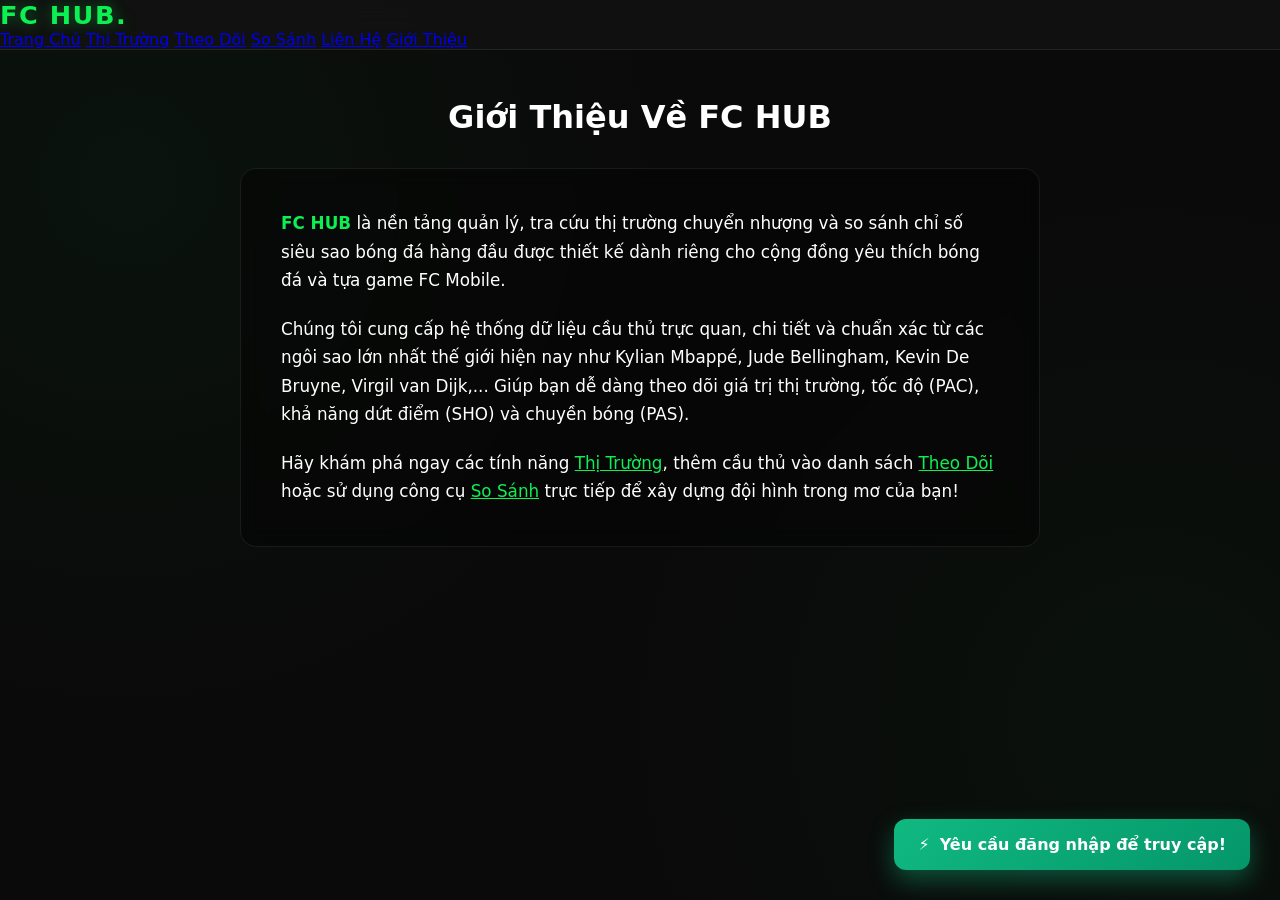
<file: filehtml/about.html>
<!DOCTYPE html>
<html lang="vi">
<head>
    <meta charset="UTF-8">
    <meta name="viewport" content="width=device-width, initial-scale=1.0">
    <title>FC HUB - Giới Thiệu</title>
    <link rel="stylesheet" href="style.css">
</head>
<body>
    <!-- THANH ĐIỀU HƯỚNG CHUNG -->
    <header>
        <div class="logo">FC HUB.</div>
        <nav>
            <a href="index.html">Trang Chủ</a>
            <a href="market.html">Thị Trường</a>
            <a href="shortlist.html">Theo Dõi</a>
            <a href="compare.html">So Sánh</a>
            <a href="contact.html">Liên Hệ</a>
            <a href="about.html" class="active">Giới Thiệu</a>
        </nav>
    </header>

    <!-- NỘI DUNG GIỚI THIỆU -->
    <main class="container" style="padding-top: 3rem;">
        <h1 style="text-align: center; margin-bottom: 2rem;">Giới Thiệu Về FC HUB</h1>
        <div style="background: rgba(0,0,0,0.4); padding: 2.5rem; border-radius: 16px; border: 1px solid rgba(255,255,255,0.08); max-width: 800px; margin: 0 auto; backdrop-filter: blur(10px); line-height: 1.7;">
            <p style="margin-bottom: 1.25rem; font-size: 1.05rem;">
                <strong style="color: var(--primary-color);">FC HUB</strong> là nền tảng quản lý, tra cứu thị trường chuyển nhượng và so sánh chỉ số siêu sao bóng đá hàng đầu được thiết kế dành riêng cho cộng đồng yêu thích bóng đá và tựa game FC Mobile.
            </p>
            <p style="margin-bottom: 1.25rem; font-size: 1.05rem;">
                Chúng tôi cung cấp hệ thống dữ liệu cầu thủ trực quan, chi tiết và chuẩn xác từ các ngôi sao lớn nhất thế giới hiện nay như Kylian Mbappé, Jude Bellingham, Kevin De Bruyne, Virgil van Dijk,... Giúp bạn dễ dàng theo dõi giá trị thị trường, tốc độ (PAC), khả năng dứt điểm (SHO) và chuyền bóng (PAS).
            </p>
            <p style="font-size: 1.05rem;">
                Hãy khám phá ngay các tính năng <a href="market.html" style="color: var(--primary-color); text-decoration: underline;">Thị Trường</a>, thêm cầu thủ vào danh sách <a href="shortlist.html" style="color: var(--primary-color); text-decoration: underline;">Theo Dõi</a> hoặc sử dụng công cụ <a href="compare.html" style="color: var(--primary-color); text-decoration: underline;">So Sánh</a> trực tiếp để xây dựng đội hình trong mơ của bạn!
            </p>
        </div>
    </main>

    <!-- THÔNG BÁO TOAST & SCRIPT -->
    <div id="toast"></div>
    <script src="app.js"></script>
</body>
</html>
</file>
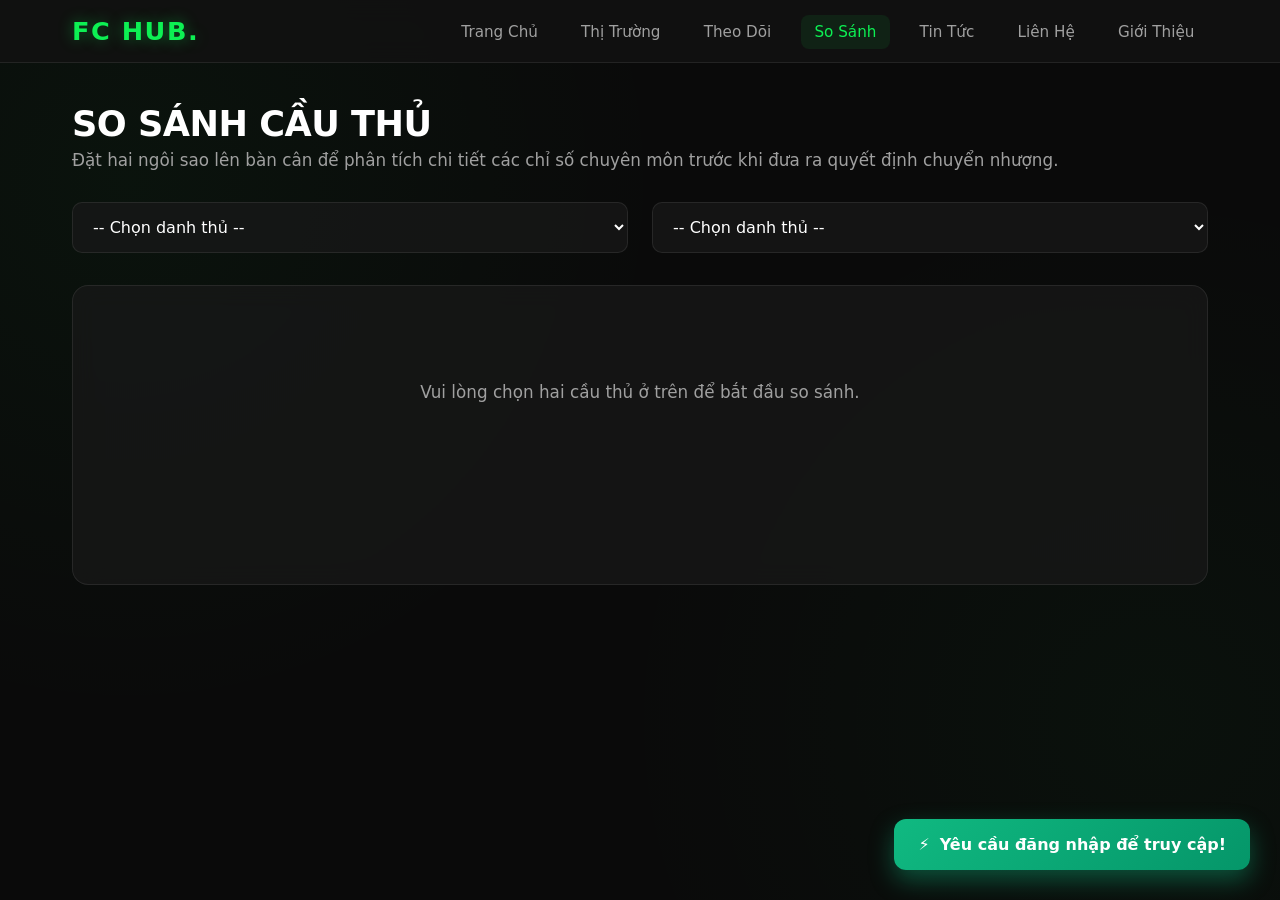
<file: filehtml/compare.html>
<!DOCTYPE html>
<html lang="vi">
<head>
    <meta charset="UTF-8">
    <meta name="viewport" content="width=device-width, initial-scale=1.0">
    <title>FC Hub | So Sánh Cầu Thủ (Compare)</title>
    <!-- Liên kết file CSS chuẩn -->
    <link rel="stylesheet" href="style.css">
</head>
<body>
    <!-- Thanh điều hướng dùng chung cho toàn bộ website -->
    <header>
        <nav class="navbar">
            <a href="index.html" class="logo">FC HUB.</a>
            <ul class="nav-links">
                <li><a href="index.html">Trang Chủ</a></li>
                <li><a href="market.html">Thị Trường</a></li>
                <li><a href="shortlist.html">Theo Dõi</a></li>
                <li><a href="compare.html" class="active">So Sánh</a></li>
                <li><a href="news.html">Tin Tức</a></li>
                <li><a href="contact.html">Liên Hệ</a></li>
                <li><a href="about.html">Giới Thiệu</a></li>
            </ul>
        </nav>
    </header>

    <!-- Nội dung chính của trang So Sánh -->
    <main class="container">
        <h1 class="page-title">SO SÁNH CẦU THỦ</h1>
        <p class="page-desc">Đặt hai ngôi sao lên bàn cân để phân tích chi tiết các chỉ số chuyên môn trước khi đưa ra quyết định chuyển nhượng.</p>
        
        <!-- Khung chọn cầu thủ và bảng so sánh -->
        <div class="compare-container">
            <div class="compare-selectors">
                <select id="player1-select" class="player-select">
                    <option value="">-- Chọn cầu thủ thứ nhất --</option>
                </select>
                <select id="player2-select" class="player-select">
                    <option value="">-- Chọn cầu thủ thứ hai --</option>
                </select>
            </div>

            <!-- Bảng hiển thị kết quả so sánh (được app.js điều khiển) -->
            <div id="compare-result" class="compare-table-wrapper">
                <p class="placeholder-text">Vui lòng chọn hai cầu thủ ở trên để bắt đầu so sánh.</p>
            </div>
        </div>
    </main>

    <!-- Khung thông báo Toast -->
    <div id="toast">Thông báo</div>

    <!-- Liên kết bộ não xử lý JavaScript -->
    <script src="app.js"></script>
</body>
</html>
</file>
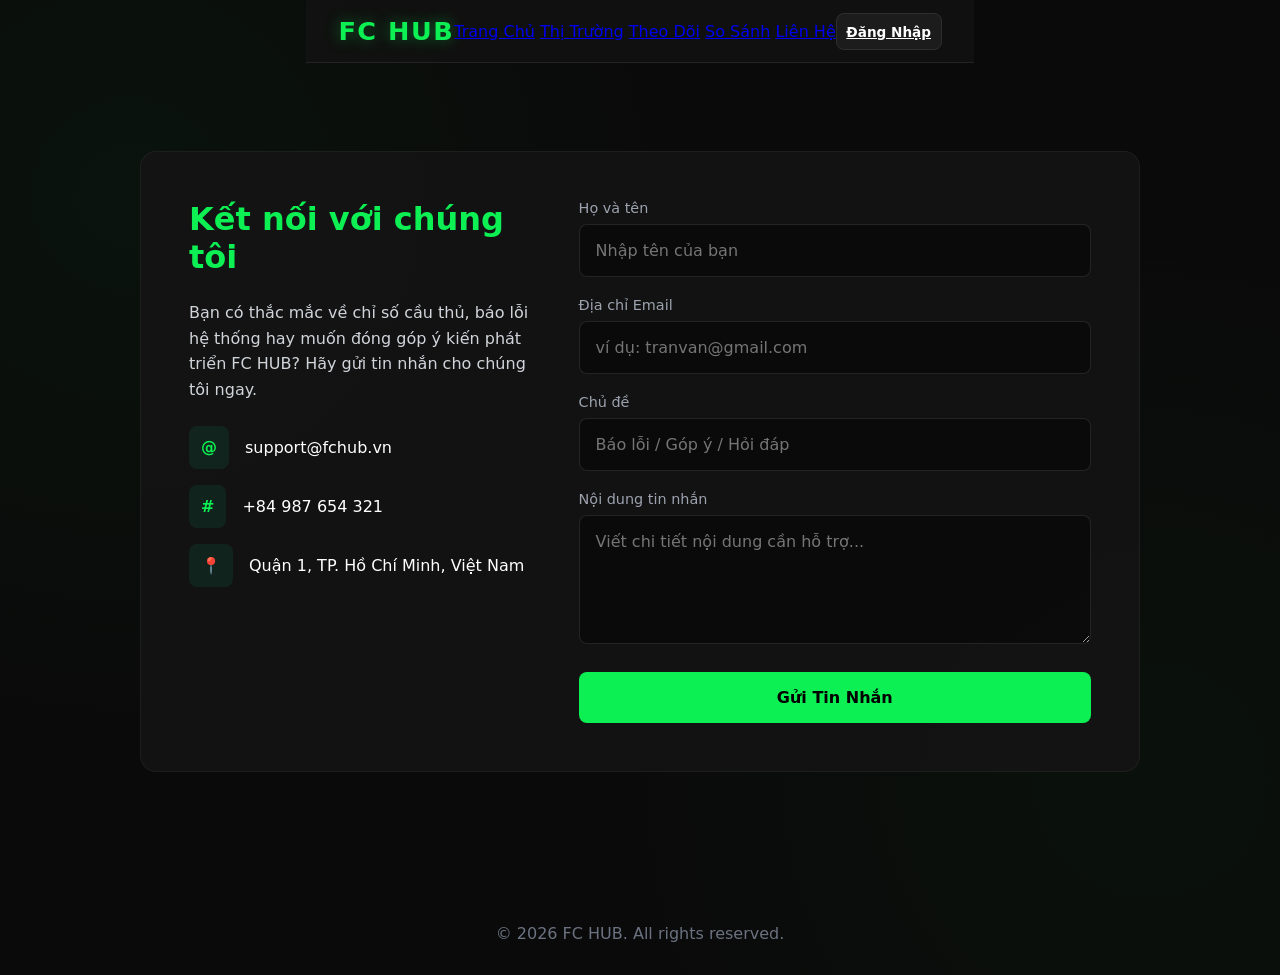
<file: filehtml/contact.html>
<!DOCTYPE html>
<html lang="vi">
<head>
    <meta charset="UTF-8">
    <meta name="viewport" content="width=device-width, initial-scale=1.0">
    <title>Liên Hệ - FC HUB</title>
    <!-- Giả sử bạn có file style.css chung -->
    <link rel="stylesheet" href="style.css">
    <style>
        /* CSS bổ sung riêng cho trang Liên Hệ để đảm bảo form hiển thị đẹp */
        .contact-container {
            max-width: 1000px;
            margin: 3rem auto;
            display: grid;
            grid-template-columns: 1fr 1.5fr;
            gap: 3rem;
            background: rgba(20, 20, 20, 0.8);
            padding: 3rem;
            border-radius: 16px;
            border: 1px solid rgba(255, 255, 255, 0.05);
        }
        
        .contact-info h2 {
            color: var(--primary-color, #10b981);
            margin-bottom: 1.5rem;
            font-size: 2rem;
        }
        
        .contact-info p {
            color: #d1d5db;
            line-height: 1.6;
            margin-bottom: 1.5rem;
        }

        .info-item {
            display: flex;
            align-items: center;
            gap: 1rem;
            margin-bottom: 1rem;
            color: #fff;
        }

        .info-item i {
            background: rgba(16, 185, 129, 0.1);
            color: var(--primary-color, #10b981);
            padding: 0.75rem;
            border-radius: 8px;
            font-style: normal;
            font-weight: bold;
        }

        .contact-form {
            display: flex;
            flex-direction: column;
            gap: 1.25rem;
        }

        .form-group {
            display: flex;
            flex-direction: column;
            gap: 0.5rem;
        }

        .form-group label {
            color: #9ca3af;
            font-size: 0.9rem;
        }

        .form-group input, .form-group textarea {
            padding: 1rem;
            background: rgba(0, 0, 0, 0.4);
            border: 1px solid rgba(255, 255, 255, 0.1);
            border-radius: 8px;
            color: #fff;
            font-size: 1rem;
            outline: none;
            transition: border-color 0.3s;
        }

        .form-group input:focus, .form-group textarea:focus {
            border-color: var(--primary-color, #10b981);
        }

        .btn-submit {
            padding: 1rem;
            background: var(--primary-color, #10b981);
            color: #000;
            border: none;
            border-radius: 8px;
            font-size: 1rem;
            font-weight: bold;
            cursor: pointer;
            transition: transform 0.2s, opacity 0.2s;
            margin-top: 0.5rem;
        }

        .btn-submit:hover {
            opacity: 0.9;
            transform: translateY(-2px);
        }

        @media (max-width: 768px) {
            .contact-container {
                grid-template-columns: 1fr;
                padding: 1.5rem;
            }
        }
    </style>
</head>
<body>

    <!-- Header Navigation -->
    <header class="navbar">
        <div class="logo">FC <span>HUB</span></div>
        <nav>
            <a href="index.html">Trang Chủ</a>
            <a href="market.html">Thị Trường</a>
            <a href="shortlist.html">Theo Dõi</a>
            <a href="compare.html">So Sánh</a>
            <a href="contact.html" class="active">Liên Hệ</a>
        </nav>
        <div class="auth-buttons">
            <a href="login.html" class="btn btn-outline">Đăng Nhập</a>
        </div>
    </header>

    <!-- Main Content -->
    <main class="container">
        <div class="contact-container">
            <!-- Cột trái: Thông tin -->
            <div class="contact-info">
                <h2>Kết nối với chúng tôi</h2>
                <p>Bạn có thắc mắc về chỉ số cầu thủ, báo lỗi hệ thống hay muốn đóng góp ý kiến phát triển FC HUB? Hãy gửi tin nhắn cho chúng tôi ngay.</p>
                
                <div class="info-item">
                    <i>@</i>
                    <span>support@fchub.vn</span>
                </div>
                <div class="info-item">
                    <i>#</i>
                    <span>+84 987 654 321</span>
                </div>
                <div class="info-item">
                    <i>📍</i>
                    <span>Quận 1, TP. Hồ Chí Minh, Việt Nam</span>
                </div>
            </div>

            <!-- Cột phải: Form -->
            <form id="contact-form" class="contact-form" onsubmit="handleContactSubmit(event)">
                <div class="form-group">
                    <label for="name">Họ và tên</label>
                    <input type="text" id="name" required placeholder="Nhập tên của bạn">
                </div>
                
                <div class="form-group">
                    <label for="email">Địa chỉ Email</label>
                    <input type="email" id="email" required placeholder="ví dụ: tranvan@gmail.com">
                </div>

                <div class="form-group">
                    <label for="subject">Chủ đề</label>
                    <input type="text" id="subject" required placeholder="Báo lỗi / Góp ý / Hỏi đáp">
                </div>

                <div class="form-group">
                    <label for="message">Nội dung tin nhắn</label>
                    <textarea id="message" rows="5" required placeholder="Viết chi tiết nội dung cần hỗ trợ..."></textarea>
                </div>

                <button type="submit" class="btn-submit">Gửi Tin Nhắn</button>
            </form>
        </div>
    </main>

    <!-- Footer -->
    <footer style="text-align: center; padding: 2rem; color: #6b7280; margin-top: 2rem;">
        <p>&copy; 2026 FC HUB. All rights reserved.</p>
    </footer>

    <!-- Liên kết JS -->
    <script src="app.js"></script>
</body>
</html>
</file>
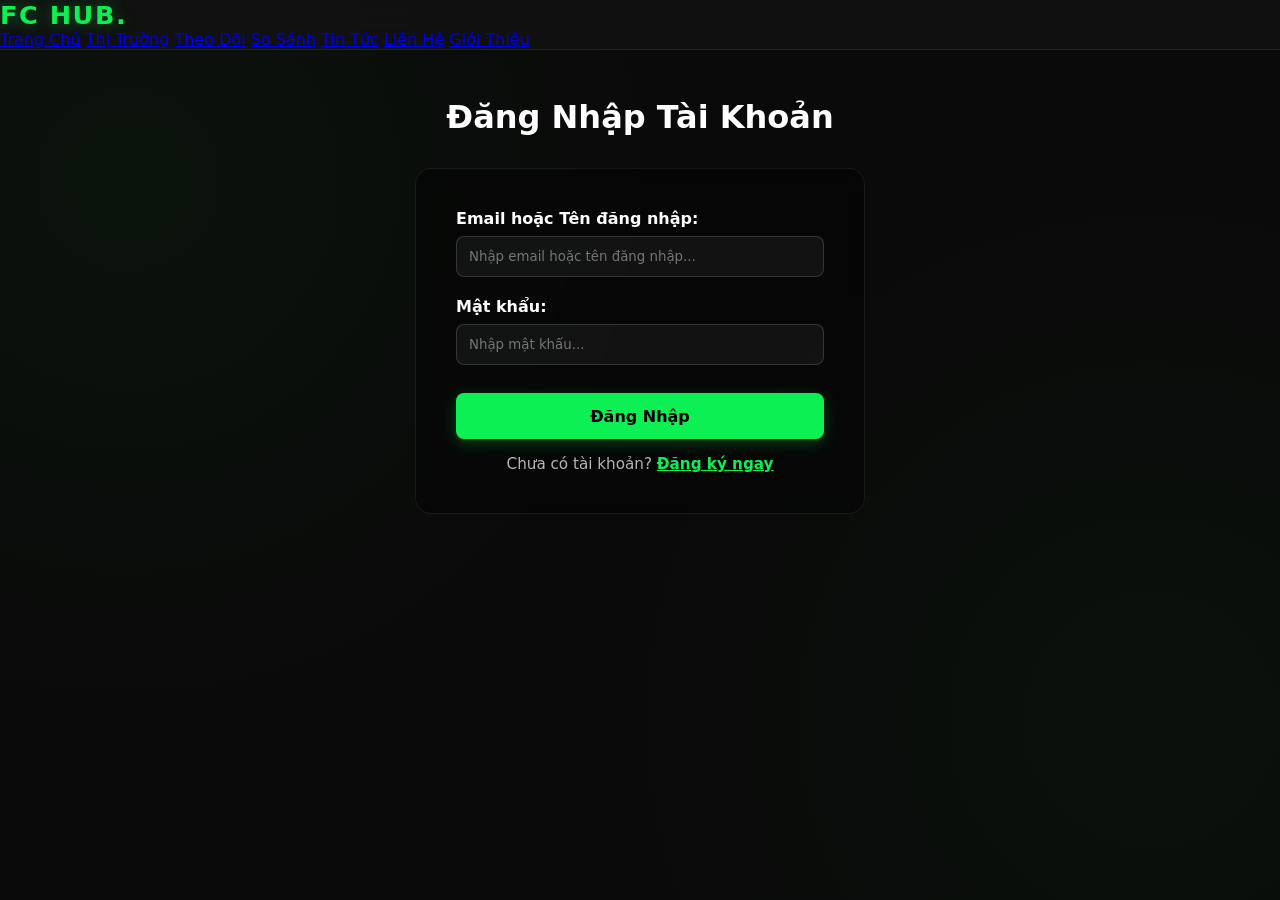
<file: filehtml/login.html>
<!DOCTYPE html>
<html lang="vi">
<head>
    <meta charset="UTF-8">
    <meta name="viewport" content="width=device-width, initial-scale=1.0">
    <title>FC HUB - Đăng Nhập</title>
    <link rel="stylesheet" href="style.css">
</head>
<body>
    <!-- THANH ĐIỀU HƯỚNG CHUNG -->
    <header>
        <div class="logo">FC HUB.</div>
        <nav>
            <a href="index.html">Trang Chủ</a>
            <a href="market.html">Thị Trường</a>
            <a href="shortlist.html">Theo Dõi</a>
            <a href="compare.html">So Sánh</a>
            <a href="news.html">Tin Tức</a>
            <a href="contact.html">Liên Hệ</a>
            <a href="about.html">Giới Thiệu</a>
        </nav>
    </header>

    <!-- NỘI DUNG ĐĂNG NHẬP -->
    <main class="container" style="padding-top: 3rem;">
        <h1 style="text-align: center; margin-bottom: 2rem;">Đăng Nhập Tài Khoản</h1>
        <div style="background: rgba(0,0,0,0.4); padding: 2.5rem; border-radius: 16px; border: 1px solid rgba(255,255,255,0.08); max-width: 450px; margin: 0 auto; backdrop-filter: blur(10px);">
            <form id="login-form" onsubmit="handleLogin(event)">
                <div style="margin-bottom: 1.25rem;">
                    <label style="display: block; margin-bottom: 0.5rem; font-weight: 600;">Email hoặc Tên đăng nhập:</label>
                    <input type="text" id="login-username" placeholder="Nhập email hoặc tên đăng nhập..." required style="width: 100%; padding: 0.75rem; border-radius: 8px; border: 1px solid rgba(255,255,255,0.15); background: rgba(255,255,255,0.05); color: #fff; outline: none;">
                </div>
                <div style="margin-bottom: 1.75rem;">
                    <label style="display: block; margin-bottom: 0.5rem; font-weight: 600;">Mật khẩu:</label>
                    <input type="password" id="login-password" placeholder="Nhập mật khẩu..." required style="width: 100%; padding: 0.75rem; border-radius: 8px; border: 1px solid rgba(255,255,255,0.15); background: rgba(255,255,255,0.05); color: #fff; outline: none;">
                </div>
                <button type="submit" class="btn btn-primary" style="width: 100%; padding: 0.85rem; font-weight: bold; font-size: 1rem; margin-bottom: 1rem;">Đăng Nhập</button>
                <p style="text-align: center; font-size: 0.95rem; color: rgba(255,255,255,0.7);">
                    Chưa có tài khoản? <a href="signup.html" style="color: var(--primary-color); text-decoration: underline; font-weight: 600;">Đăng ký ngay</a>
                </p>
            </form>
        </div>
    </main>

    <!-- THÔNG BÁO TOAST & SCRIPT -->
    <div id="toast">Thông báo</div>
    <script src="app.js"></script>
</body>
</html>
</file>
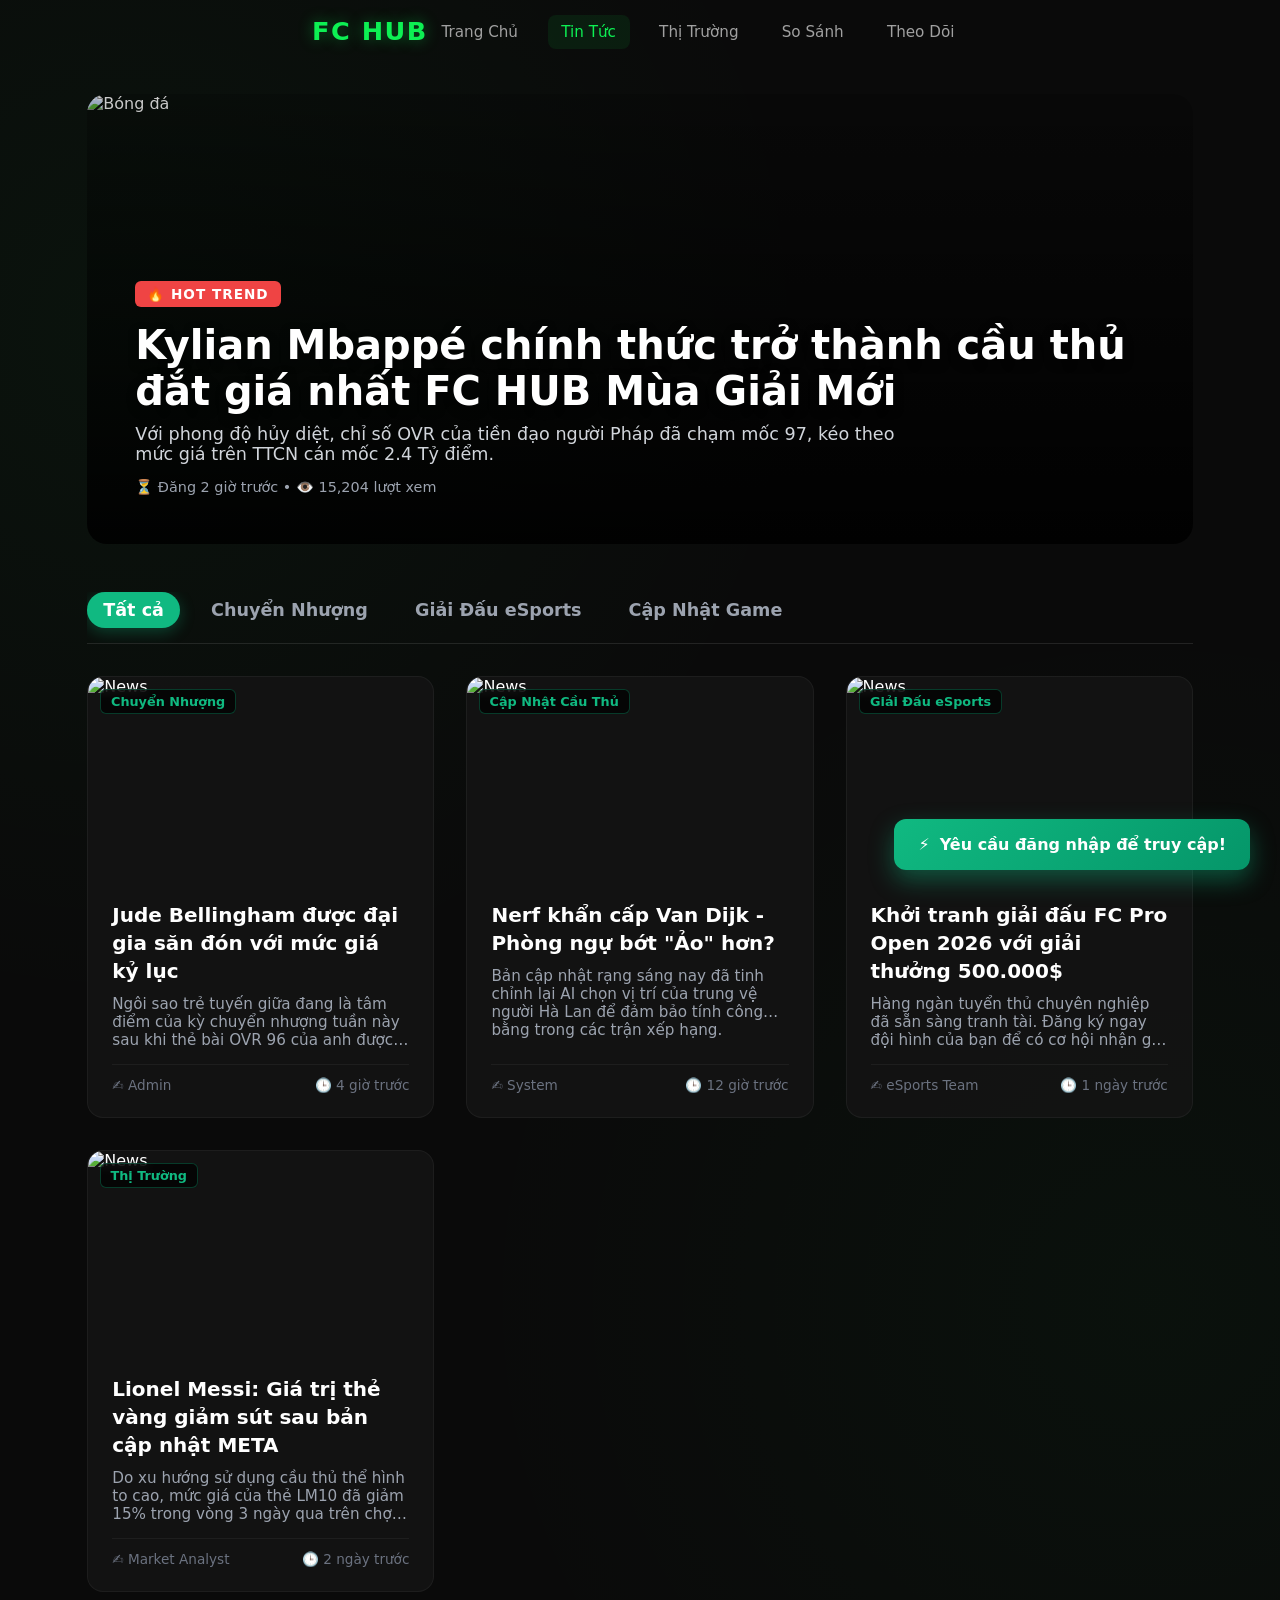
<file: filehtml/news.html>
<!DOCTYPE html>
<html lang="vi">
<head>
    <meta charset="UTF-8">
    <meta name="viewport" content="width=device-width, initial-scale=1.0">
    <title>Tin Tức - FC HUB</title>
    <link rel="stylesheet" href="style.css">
    <style>
        .news-container { max-width: 1200px; margin: 2rem auto; padding: 0 1rem; }
        /* Tin nổi bật (Hero News) */
        .hero-news {
            position: relative;
            width: 100%;
            height: 450px;
            border-radius: 20px;
            overflow: hidden;
            margin-bottom: 3rem;
            cursor: pointer;
        }
        .hero-news img {
            width: 100%; height: 100%; object-fit: cover;
            transition: transform 0.8s ease;
        }
        .hero-news:hover img { transform: scale(1.05); }
        .hero-news-overlay {
            position: absolute; inset: 0;
            background: linear-gradient(to top, rgba(0,0,0,0.9) 0%, rgba(0,0,0,0.2) 100%);
            display: flex; flex-direction: column; justify-content: flex-end; padding: 3rem;
        }
        .tag-hot {
            background: #ef4444; color: white; padding: 5px 12px; border-radius: 6px;
            font-size: 0.85rem; font-weight: bold; width: fit-content; margin-bottom: 15px;
            letter-spacing: 1px; animation: pulse 2s infinite;
        }
        .hero-news-overlay h2 { color: #fff; font-size: 2.5rem; margin-bottom: 10px; text-shadow: 0 4px 10px rgba(0,0,0,0.5); }
        .hero-news-overlay p { color: #d1d5db; font-size: 1.1rem; max-width: 800px; margin-bottom: 15px; }
        
        @keyframes pulse { 0% { box-shadow: 0 0 0 0 rgba(239,68,68,0.7); } 70% { box-shadow: 0 0 0 10px rgba(239,68,68,0); } 100% { box-shadow: 0 0 0 0 rgba(239,68,68,0); } }

        /* Bộ lọc tin tức */
        .news-filter {
            display: flex; gap: 15px; margin-bottom: 2rem; border-bottom: 1px solid rgba(255,255,255,0.1); padding-bottom: 15px; overflow-x: auto;
        }
        .filter-btn {
            background: transparent; color: #9ca3af; border: none; font-size: 1.1rem; font-weight: 600; cursor: pointer;
            padding: 8px 16px; border-radius: 20px; transition: all 0.3s; white-space: nowrap;
        }
        .filter-btn:hover { color: #fff; background: rgba(255,255,255,0.05); }
        .filter-btn.active { background: #10b981; color: #fff; box-shadow: 0 4px 15px rgba(16,185,129,0.3); }

        /* Lưới tin tức */
        .news-grid {
            display: grid; grid-template-columns: repeat(auto-fill, minmax(320px, 1fr)); gap: 2rem;
        }
        .news-card {
            background: rgba(20,20,20,0.8); border: 1px solid rgba(255,255,255,0.05); border-radius: 16px;
            overflow: hidden; transition: all 0.4s ease; cursor: pointer; display: flex; flex-direction: column;
        }
        .news-card:hover { transform: translateY(-8px); border-color: rgba(16,185,129,0.4); box-shadow: 0 10px 25px rgba(0,0,0,0.5); }
        .news-img {
            width: 100%; height: 200px; overflow: hidden; position: relative;
        }
        .news-img img { width: 100%; height: 100%; object-fit: cover; transition: transform 0.5s; }
        .news-card:hover .news-img img { transform: scale(1.1); }
        
        .news-tag {
            position: absolute; top: 12px; left: 12px; background: rgba(0,0,0,0.7); color: #10b981;
            padding: 4px 10px; border-radius: 6px; font-size: 0.8rem; font-weight: bold; backdrop-filter: blur(4px); border: 1px solid rgba(16,185,129,0.3);
        }
        
        .news-content { padding: 1.5rem; flex-grow: 1; display: flex; flex-direction: column; }
        .news-content h3 { color: #fff; font-size: 1.25rem; margin-bottom: 10px; line-height: 1.4; transition: color 0.3s; }
        .news-card:hover .news-content h3 { color: #10b981; }
        .news-content p { color: #9ca3af; font-size: 0.95rem; margin-bottom: 15px; flex-grow: 1; display: -webkit-box; -webkit-line-clamp: 3; -webkit-box-orient: vertical; overflow: hidden; }
        .news-meta { display: flex; justify-content: space-between; color: #6b7280; font-size: 0.85rem; border-top: 1px solid rgba(255,255,255,0.05); padding-top: 12px; }
    </style>
</head>
<body>
    <nav class="navbar">
        <div class="logo">FC <span>HUB</span></div>
        <ul class="nav-links">
            <li><a href="index.html">Trang Chủ</a></li>
            <li><a href="news.html" class="active">Tin Tức</a></li>
            <li><a href="market.html">Thị Trường</a></li>
            <li><a href="compare.html">So Sánh</a></li>
            <li><a href="shortlist.html">Theo Dõi</a></li>
        </ul>
    </nav>

    <main class="news-container">
        <!-- TIN NỔI BẬT -->
        <section class="hero-news">
            <img src="https://images.unsplash.com/photo-1508344928928-7165b67de128?auto=format&fit=crop&q=80&w=2000" alt="Bóng đá">
            <div class="hero-news-overlay">
                <span class="tag-hot">🔥 HOT TREND</span>
                <h2>Kylian Mbappé chính thức trở thành cầu thủ đắt giá nhất FC HUB Mùa Giải Mới</h2>
                <p>Với phong độ hủy diệt, chỉ số OVR của tiền đạo người Pháp đã chạm mốc 97, kéo theo mức giá trên TTCN cán mốc 2.4 Tỷ điểm.</p>
                <div style="color: #9ca3af; font-size: 0.9rem;">⏳ Đăng 2 giờ trước • 👁️ 15,204 lượt xem</div>
            </div>
        </section>

        <!-- BỘ LỌC TABS -->
        <div class="news-filter">
            <button class="filter-btn active" data-filter="all">Tất cả</button>
            <button class="filter-btn" data-filter="transfer">Chuyển Nhượng</button>
            <button class="filter-btn" data-filter="tournament">Giải Đấu eSports</button>
            <button class="filter-btn" data-filter="update">Cập Nhật Game</button>
        </div>

        <!-- LƯỚI TIN TỨC -->
        <div class="news-grid" id="news-grid">
            <article class="news-card" data-category="transfer">
                <div class="news-img">
                    <span class="news-tag">Chuyển Nhượng</span>
                    <img src="https://images.unsplash.com/photo-1551280857-2b9ebf262c5a?auto=format&fit=crop&q=80&w=800" alt="News">
                </div>
                <div class="news-content">
                    <h3>Jude Bellingham được đại gia săn đón với mức giá kỷ lục</h3>
                    <p>Ngôi sao trẻ tuyến giữa đang là tâm điểm của kỳ chuyển nhượng tuần này sau khi thẻ bài OVR 96 của anh được nâng cấp bộ kỹ năng ẩn.</p>
                    <div class="news-meta"><span>✍️ Admin</span><span>🕒 4 giờ trước</span></div>
                </div>
            </article>
            
            <article class="news-card" data-category="update">
                <div class="news-img">
                    <span class="news-tag">Cập Nhật Cầu Thủ</span>
                    <img src="https://images.unsplash.com/photo-1600250395221-ea501659fbb7?auto=format&fit=crop&q=80&w=800" alt="News">
                </div>
                <div class="news-content">
                    <h3>Nerf khẩn cấp Van Dijk - Phòng ngự bớt "Ảo" hơn?</h3>
                    <p>Bản cập nhật rạng sáng nay đã tinh chỉnh lại AI chọn vị trí của trung vệ người Hà Lan để đảm bảo tính công bằng trong các trận xếp hạng.</p>
                    <div class="news-meta"><span>✍️ System</span><span>🕒 12 giờ trước</span></div>
                </div>
            </article>

            <article class="news-card" data-category="tournament">
                <div class="news-img">
                    <span class="news-tag">Giải Đấu eSports</span>
                    <img src="https://images.unsplash.com/photo-1542751371-adc38448a05e?auto=format&fit=crop&q=80&w=800" alt="News">
                </div>
                <div class="news-content">
                    <h3>Khởi tranh giải đấu FC Pro Open 2026 với giải thưởng 500.000$</h3>
                    <p>Hàng ngàn tuyển thủ chuyên nghiệp đã sẵn sàng tranh tài. Đăng ký ngay đội hình của bạn để có cơ hội nhận gói quà giới hạn.</p>
                    <div class="news-meta"><span>✍️ eSports Team</span><span>🕒 1 ngày trước</span></div>
                </div>
            </article>

            <article class="news-card" data-category="transfer">
                <div class="news-img">
                    <span class="news-tag">Thị Trường</span>
                    <img src="https://images.unsplash.com/photo-1574629810360-7efbb1925713?auto=format&fit=crop&q=80&w=800" alt="News">
                </div>
                <div class="news-content">
                    <h3>Lionel Messi: Giá trị thẻ vàng giảm sút sau bản cập nhật META</h3>
                    <p>Do xu hướng sử dụng cầu thủ thể hình to cao, mức giá của thẻ LM10 đã giảm 15% trong vòng 3 ngày qua trên chợ chuyển nhượng.</p>
                    <div class="news-meta"><span>✍️ Market Analyst</span><span>🕒 2 ngày trước</span></div>
                </div>
            </article>
        </div>
    </main>

    <script src="app.js"></script>
</body>
</html>
</file>
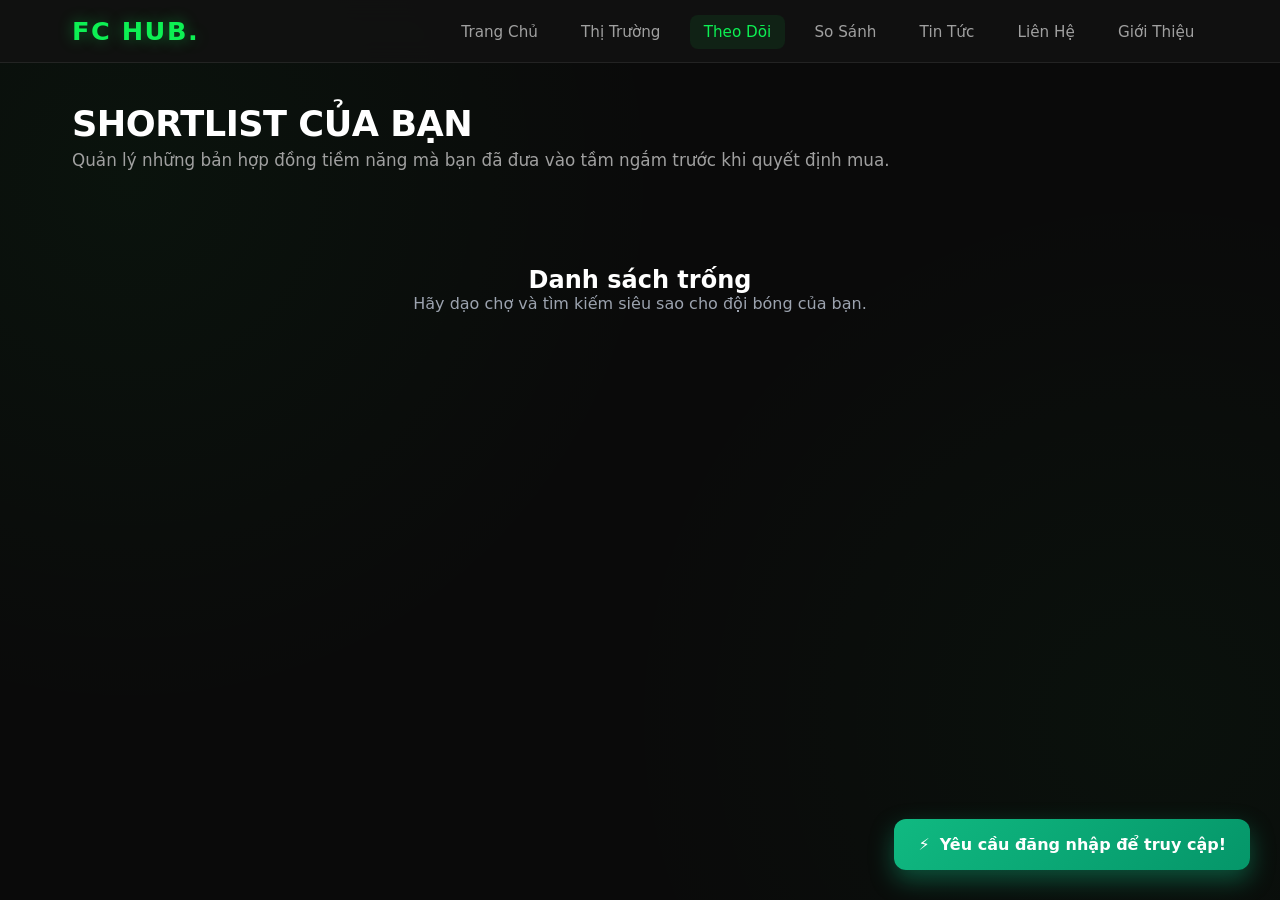
<file: filehtml/shortlist.html>
<!DOCTYPE html>
<html lang="vi">
<head>
    <meta charset="UTF-8">
    <meta name="viewport" content="width=device-width, initial-scale=1.0">
    <title>FC Hub | Danh Sách Theo Dõi (Shortlist)</title>
    <!-- Liên kết file CSS chuẩn -->
    <link rel="stylesheet" href="style.css">
</head>
<body>
    <!-- Thanh điều hướng dùng chung cho toàn bộ website -->
    <header>
        <nav class="navbar">
            <a href="index.html" class="logo">FC HUB.</a>
            <ul class="nav-links">
                <li><a href="index.html">Trang Chủ</a></li>
                <li><a href="market.html">Thị Trường</a></li>
                <li><a href="shortlist.html" class="active">Theo Dõi</a></li>
                <li><a href="compare.html">So Sánh</a></li>
                <li><a href="news.html">Tin Tức</a></li>
                <li><a href="contact.html">Liên Hệ</a></li>
                <li><a href="about.html">Giới Thiệu</a></li>
            </ul>
        </nav>
    </header>

    <!-- Nội dung chính của trang Shortlist -->
    <main class="container">
        <h1 class="page-title">SHORTLIST CỦA BẠN</h1>
        <p class="page-desc">Quản lý những bản hợp đồng tiềm năng mà bạn đã đưa vào tầm ngắm trước khi quyết định mua.</p>
        
        <!-- Khung lưới hiển thị cầu thủ (sẽ được app.js tự động điền vào đây) -->
        <div id="shortlist-grid" class="grid-system"></div>
    </main>

    <!-- Modal Xem Chi Tiết Chỉ Số Cầu Thủ -->
    <div id="playerModal" class="modal">
        <div class="modal-content">
            <span class="close-btn" onclick="closeModal()">&times;</span>
            <div id="modal-body"></div>
        </div>
    </div>

    <!-- Khung thông báo Toast -->
    <div id="toast">Thông báo</div>

    <!-- Liên kết bộ não xử lý JavaScript -->
    <script src="app.js"></script>
</body>
</html>
</file>
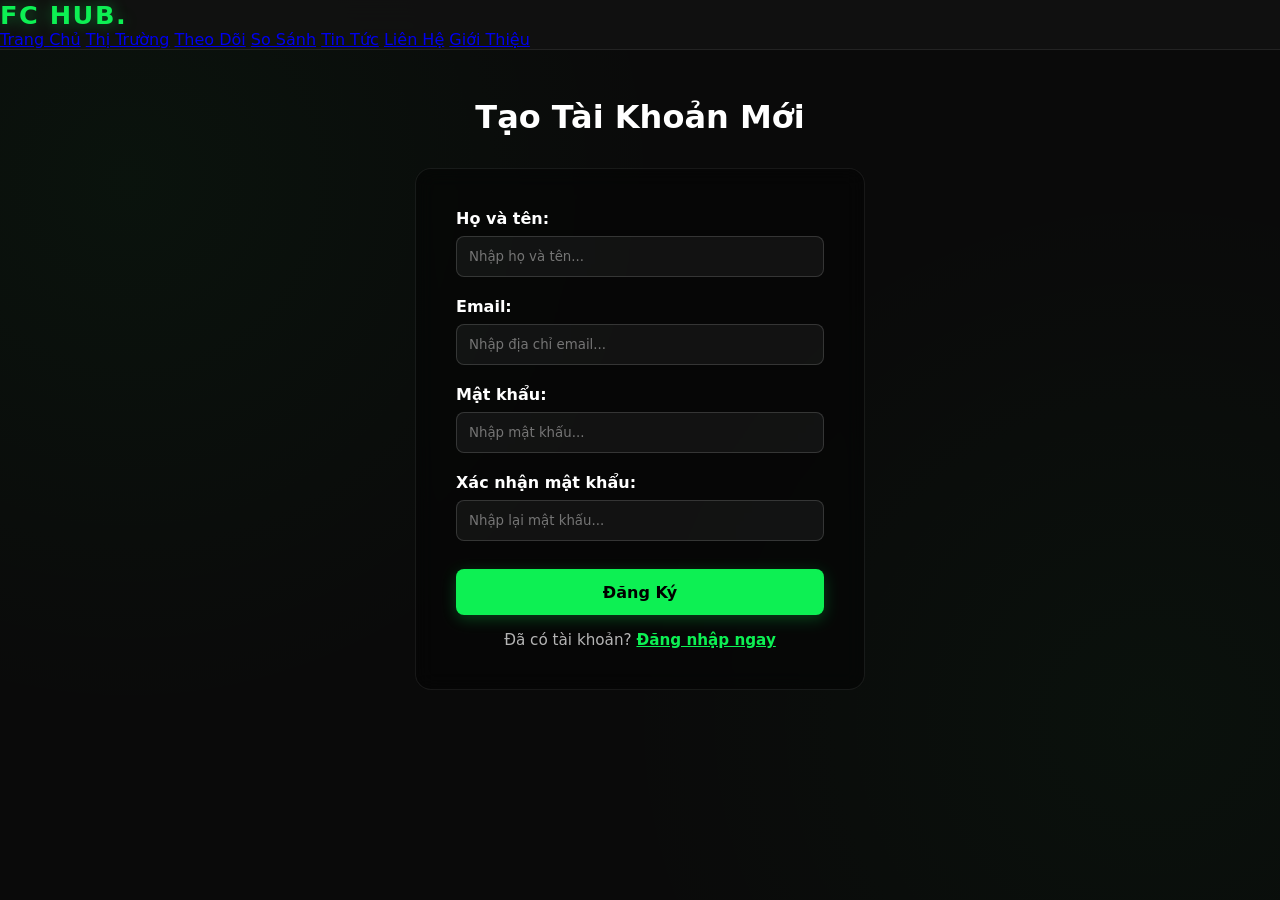
<file: filehtml/signup.html>
<!DOCTYPE html>
<html lang="vi">
<head>
    <meta charset="UTF-8">
    <meta name="viewport" content="width=device-width, initial-scale=1.0">
    <title>FC HUB - Đăng Ký</title>
    <link rel="stylesheet" href="style.css">
</head>
<body>
    <!-- THANH ĐIỀU HƯỚNG CHUNG -->
    <header>
        <div class="logo">FC HUB.</div>
        <nav>
            <a href="index.html">Trang Chủ</a>
            <a href="market.html">Thị Trường</a>
            <a href="shortlist.html">Theo Dõi</a>
            <a href="compare.html">So Sánh</a>
            <a href="news.html">Tin Tức</a>
            <a href="contact.html">Liên Hệ</a>
            <a href="about.html">Giới Thiệu</a>
        </nav>
    </header>

    <!-- NỘI DUNG ĐĂNG KÝ -->
    <main class="container" style="padding-top: 3rem;">
        <h1 style="text-align: center; margin-bottom: 2rem;">Tạo Tài Khoản Mới</h1>
        <div style="background: rgba(0,0,0,0.4); padding: 2.5rem; border-radius: 16px; border: 1px solid rgba(255,255,255,0.08); max-width: 450px; margin: 0 auto; backdrop-filter: blur(10px);">
            <form id="signup-form" onsubmit="handleSignup(event)">
                <div style="margin-bottom: 1.25rem;">
                    <label style="display: block; margin-bottom: 0.5rem; font-weight: 600;">Họ và tên:</label>
                    <input type="text" id="signup-name" placeholder="Nhập họ và tên..." required style="width: 100%; padding: 0.75rem; border-radius: 8px; border: 1px solid rgba(255,255,255,0.15); background: rgba(255,255,255,0.05); color: #fff; outline: none;">
                </div>
                <div style="margin-bottom: 1.25rem;">
                    <label style="display: block; margin-bottom: 0.5rem; font-weight: 600;">Email:</label>
                    <input type="email" id="signup-email" placeholder="Nhập địa chỉ email..." required style="width: 100%; padding: 0.75rem; border-radius: 8px; border: 1px solid rgba(255,255,255,0.15); background: rgba(255,255,255,0.05); color: #fff; outline: none;">
                </div>
                <div style="margin-bottom: 1.25rem;">
                    <label style="display: block; margin-bottom: 0.5rem; font-weight: 600;">Mật khẩu:</label>
                    <input type="password" id="signup-password" placeholder="Nhập mật khẩu..." required style="width: 100%; padding: 0.75rem; border-radius: 8px; border: 1px solid rgba(255,255,255,0.15); background: rgba(255,255,255,0.05); color: #fff; outline: none;">
                </div>
                <div style="margin-bottom: 1.75rem;">
                    <label style="display: block; margin-bottom: 0.5rem; font-weight: 600;">Xác nhận mật khẩu:</label>
                    <input type="password" id="signup-confirm-password" placeholder="Nhập lại mật khẩu..." required style="width: 100%; padding: 0.75rem; border-radius: 8px; border: 1px solid rgba(255,255,255,0.15); background: rgba(255,255,255,0.05); color: #fff; outline: none;">
                </div>
                <button type="submit" class="btn btn-primary" style="width: 100%; padding: 0.85rem; font-weight: bold; font-size: 1rem; margin-bottom: 1rem;">Đăng Ký</button>
                <p style="text-align: center; font-size: 0.95rem; color: rgba(255,255,255,0.7);">
                    Đã có tài khoản? <a href="login.html" style="color: var(--primary-color); text-decoration: underline; font-weight: 600;">Đăng nhập ngay</a>
                </p>
            </form>
        </div>
    </main>

    <!-- THÔNG BÁO TOAST & SCRIPT -->
    <div id="toast">Thông báo</div>
    <script src="app.js"></script>
</body>
</html>
</file>
<file: filehtml/style.css>
/* --- BIẾN MÀU SẮC & HIỆU ỨNG CHUNG --- */
:root {
    --primary-color: #0df053;
    --primary-hover: #0bc744;
    --bg-dark: #0a0a0a;
    --bg-card: rgba(25, 25, 25, 0.75);
    --bg-navbar: rgba(18, 18, 18, 0.85);
    --text-main: #ffffff;
    --text-muted: #a0a0a0;
    --border-color: rgba(255, 255, 255, 0.08);
    --border-hover: rgba(13, 240, 83, 0.4);
    --danger: #ff4757;
    --transition: all 0.35s cubic-bezier(0.4, 0, 0.2, 1);
}

* {
    margin: 0;
    padding: 0;
    box-sizing: border-box;
    font-family: 'Segoe UI', system-ui, -apple-system, sans-serif;
}

body {
    background-color: var(--bg-dark);
    color: var(--text-main);
    min-height: 100vh;
    display: flex;
    flex-direction: column;
    background-image: radial-gradient(circle at 10% 20%, rgba(13, 240, 83, 0.04) 0%, transparent 40%),
                      radial-gradient(circle at 90% 80%, rgba(13, 240, 83, 0.03) 0%, transparent 40%);
}

/* --- THANH ĐIỀU HƯỚNG (GLASSMORPHISM NAVBAR) --- */
header {
    background-color: var(--bg-navbar);
    backdrop-filter: blur(12px);
    -webkit-backdrop-filter: blur(12px);
    border-bottom: 1px solid var(--border-color);
    position: sticky;
    top: 0;
    z-index: 1000;
}

.navbar {
    max-width: 1200px;
    margin: 0 auto;
    padding: 1rem 2rem;
    display: flex;
    justify-content: space-between;
    align-items: center;
}

.logo {
    font-size: 1.6rem;
    font-weight: 900;
    color: var(--primary-color);
    text-decoration: none;
    letter-spacing: 1.5px;
    text-shadow: 0 0 15px rgba(13, 240, 83, 0.4);
}

.nav-links {
    list-style: none;
    display: flex;
    gap: 1rem;
}

.nav-links a {
    text-decoration: none;
    color: var(--text-muted);
    font-weight: 500;
    transition: var(--transition);
    padding: 0.5rem 0.85rem;
    border-radius: 8px;
    font-size: 0.95rem;
}

.nav-links a:hover,
.nav-links a.active {
    color: var(--primary-color);
    background-color: rgba(13, 240, 83, 0.08);
}

/* --- CONTAINER CHÍNH --- */
.container {
    max-width: 1200px;
    margin: 0 auto;
    padding: 2.5rem 2rem;
    flex: 1;
    width: 100%;
}

.page-title {
    font-size: 2.2rem;
    font-weight: 800;
    margin-bottom: 0.4rem;
    letter-spacing: -0.5px;
}

.page-desc {
    color: var(--text-muted);
    margin-bottom: 2rem;
    font-size: 1.05rem;
}

/* --- THANH TÌM KIẾM & BỘ LỌC --- */
.filter-bar {
    display: grid;
    grid-template-columns: 2fr 1fr 1fr;
    gap: 1rem;
    margin-bottom: 2rem;
    background: var(--bg-card);
    padding: 1.25rem;
    border-radius: 14px;
    border: 1px solid var(--border-color);
    backdrop-filter: blur(10px);
}

.filter-input, .filter-select {
    width: 100%;
    padding: 0.75rem 1rem;
    background-color: rgba(0, 0, 0, 0.4);
    border: 1px solid var(--border-color);
    color: var(--text-main);
    border-radius: 8px;
    font-size: 0.95rem;
    outline: none;
    transition: var(--transition);
}

.filter-input:focus, .filter-select:focus {
    border-color: var(--primary-color);
    box-shadow: 0 0 10px rgba(13, 240, 83, 0.2);
}

/* --- LƯỚI & THẺ CẦU THỦ (PLAYER CARDS) --- */
.grid-system {
    display: grid;
    grid-template-columns: repeat(auto-fill, minmax(260px, 1fr));
    gap: 1.75rem;
}

.player-card {
    background-color: var(--bg-card);
    border: 1px solid var(--border-color);
    border-radius: 16px;
    padding: 1.5rem;
    text-align: center;
    transition: var(--transition);
    position: relative;
    overflow: hidden;
    backdrop-filter: blur(12px);
    box-shadow: 0 8px 32px rgba(0, 0, 0, 0.37);
}

.player-card::before {
    content: '';
    position: absolute;
    top: 0;
    left: 0;
    width: 100%;
    height: 3px;
    background: linear-gradient(90deg, transparent, var(--primary-color), transparent);
    opacity: 0;
    transition: var(--transition);
}

.player-card:hover {
    transform: translateY(-6px);
    border-color: var(--border-hover);
    box-shadow: 0 12px 35px rgba(13, 240, 83, 0.15);
}

.player-card:hover::before {
    opacity: 1;
}

/* SỬA TRIỆT ĐỂ LỖI ẢNH: Đảm bảo khung tròn cố định, cắt ảnh hoàn hảo */
.player-avatar-wrapper {
    width: 96px;
    height: 96px;
    margin: 0 auto 1.2rem;
    border-radius: 50%;
    padding: 3px;
    background: linear-gradient(135deg, var(--primary-color), #00511f);
    box-shadow: 0 4px 15px rgba(13, 240, 83, 0.3);
}

.player-avatar {
    width: 100%;
    height: 100%;
    border-radius: 50%;
    object-fit: cover;
    background-color: #1a1a1a;
    display: block;
}

.player-name {
    font-size: 1.2rem;
    font-weight: 700;
    margin-bottom: 0.3rem;
}

.player-pos {
    font-size: 0.85rem;
    color: var(--primary-color);
    font-weight: 700;
    text-transform: uppercase;
    letter-spacing: 0.5px;
    margin-bottom: 1rem;
}

.player-stats {
    display: flex;
    justify-content: space-around;
    background: rgba(0, 0, 0, 0.3);
    padding: 0.65rem;
    border-radius: 8px;
    margin-bottom: 1.25rem;
    font-size: 0.85rem;
    color: var(--text-muted);
    border: 1px solid rgba(255, 255, 255, 0.03);
}

.player-stats span b {
    color: var(--text-main);
}

.player-price {
    font-size: 1.1rem;
    font-weight: 800;
    color: var(--primary-color);
    margin-bottom: 1.25rem;
    text-shadow: 0 0 10px rgba(13, 240, 83, 0.2);
}

.card-actions {
    display: flex;
    gap: 0.75rem;
}

.btn {
    flex: 1;
    padding: 0.6rem;
    border: none;
    border-radius: 8px;
    font-weight: 600;
    cursor: pointer;
    transition: var(--transition);
    font-size: 0.85rem;
}

.btn-primary {
    background-color: var(--primary-color);
    color: #000;
    box-shadow: 0 4px 15px rgba(13, 240, 83, 0.25);
}

.btn-primary:hover {
    background-color: var(--primary-hover);
    transform: scale(1.02);
}

.btn-outline {
    background: rgba(255, 255, 255, 0.05);
    border: 1px solid var(--border-color);
    color: var(--text-main);
}

.btn-outline:hover {
    background: rgba(255, 255, 255, 0.1);
    border-color: var(--text-main);
}

.btn-danger {
    background-color: rgba(255, 71, 87, 0.15);
    color: var(--danger);
    border: 1px solid rgba(255, 71, 87, 0.3);
}

.btn-danger:hover {
    background-color: var(--danger);
    color: #fff;
}

/* --- TRANG SO SÁNH (COMPARE) --- */
.compare-container {
    display: flex;
    flex-direction: column;
    gap: 2rem;
}

.compare-selectors {
    display: grid;
    grid-template-columns: 1fr 1fr;
    gap: 1.5rem;
}

.player-select {
    width: 100%;
    padding: 0.85rem 1rem;
    background-color: var(--bg-card);
    border: 1px solid var(--border-color);
    color: var(--text-main);
    border-radius: 10px;
    font-size: 1rem;
    outline: none;
    cursor: pointer;
    transition: var(--transition);
}

.player-select:focus {
    border-color: var(--primary-color);
}

.compare-table-wrapper {
    background-color: var(--bg-card);
    border: 1px solid var(--border-color);
    border-radius: 16px;
    padding: 2rem;
    min-height: 300px;
    backdrop-filter: blur(12px);
}

.placeholder-text {
    text-align: center;
    color: var(--text-muted);
    padding: 4rem 0;
    font-size: 1.05rem;
}

.compare-grid {
    display: grid;
    grid-template-columns: 1fr 1fr;
    gap: 2.5rem;
    text-align: center;
}

.compare-col {
    display: flex;
    flex-direction: column;
    align-items: center;
    gap: 0.75rem;
}

.compare-stats-list {
    width: 100%;
    margin-top: 1rem;
    display: flex;
    flex-direction: column;
    gap: 0.75rem;
}

.stat-row {
    display: flex;
    justify-content: space-between;
    padding: 0.75rem 1.25rem;
    background: rgba(0, 0, 0, 0.3);
    border-radius: 8px;
    font-size: 0.95rem;
    border: 1px solid rgba(255, 255, 255, 0.03);
}

/* --- MODAL HIỆU ỨNG NỔI --- */
.modal {
    display: none;
    position: fixed;
    z-index: 2000;
    left: 0;
    top: 0;
    width: 100%;
    height: 100%;
    background-color: rgba(0, 0, 0, 0.8);
    backdrop-filter: blur(8px);
    justify-content: center;
    align-items: center;
    animation: fadeIn 0.3s ease;
}

.modal-content {
    background-color: #181818;
    border: 1px solid var(--border-hover);
    padding: 2.5rem;
    border-radius: 20px;
    width: 90%;
    max-width: 480px;
    position: relative;
    box-shadow: 0 20px 50px rgba(0, 0, 0, 0.6);
    animation: scaleUp 0.3s ease;
}

@keyframes fadeIn {
    from { opacity: 0; }
    to { opacity: 1; }
}

@keyframes scaleUp {
    from { transform: scale(0.95); opacity: 0; }
    to { transform: scale(1); opacity: 1; }
}

.close-btn {
    position: absolute;
    top: 1.25rem;
    right: 1.5rem;
    font-size: 1.6rem;
    color: var(--text-muted);
    cursor: pointer;
    transition: var(--transition);
}

.close-btn:hover {
    color: var(--primary-color);
}

/* --- TOAST THÔNG BÁO HIỆN ĐẠI --- */
#toast {
    visibility: hidden;
    min-width: 250px;
    background-color: var(--primary-color);
    color: #000;
    font-weight: 700;
    text-align: center;
    border-radius: 10px;
    padding: 14px 20px;
    position: fixed;
    z-index: 3000;
    right: 30px;
    bottom: 30px;
    box-shadow: 0 10px 30px rgba(13, 240, 83, 0.4);
    transform: translateY(100px);
    opacity: 0;
    transition: all 0.4s cubic-bezier(0.4, 0, 0.2, 1);
}

#toast.show {
    visibility: visible;
    transform: translateY(0);
    opacity: 1;
}

/* --- RESPONSIVE --- */
@media (max-width: 768px) {
    .filter-bar {
        grid-template-columns: 1fr;
    }
    .compare-selectors, .compare-grid {
        grid-template-columns: 1fr;
    }
    .navbar {
        flex-direction: column;
        gap: 1rem;
    }
    .nav-links {
        gap: 0.5rem;
        flex-wrap: wrap;
        justify-content: center;
    }
}
</file>
